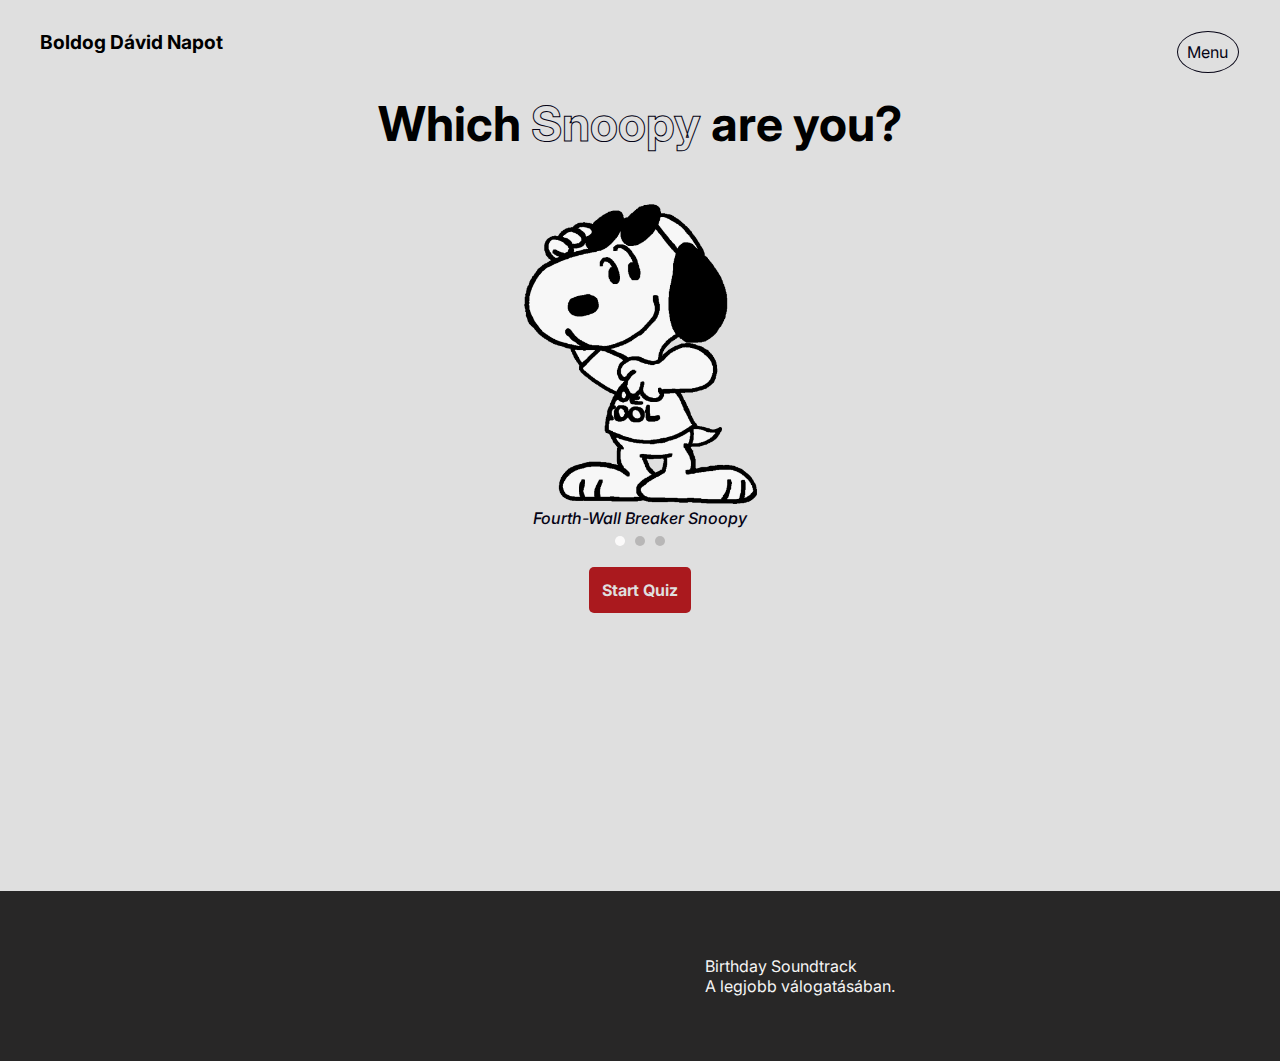
<file: index.html>
<!DOCTYPE html>
<html lang="en">
<head>
    <meta charset="UTF-8">
    <meta name="viewport" content="width=device-width, initial-scale=1.0">
    <title>Snoopy QUIZ</title>
    <link rel="icon" href="img/snoopy_favicon.ico" type="image/x-icon">
    <link rel="stylesheet" href="styles.css">
</head>
<body>
 <div class="content">
    <header class="header">
        <h3 class="logo">Boldog Dávid Napot</h3>
        <ul class="menu">
            <li><a href="index.html">Menu</a></li>
        </ul>
    </header>
    <div class="container">
        <div class="header1">
            <h1>Which <span class="outlined-text">Snoopy</span> are you?</h1>
        </div>
        <div class="carousel">
            <div class="carousel__item"><img src="img/wall-brk snoopy.png" alt="Snoopy looking at u"><br>Fourth-Wall Breaker Snoopy</div>
            <div class="carousel__item"><img src="img/Rocket Snoopy.png" alt="Snoopy on a rocket"><br>Rocket Scientist Snoopy</div>
            <div class="carousel__item"><img src="img/Math Snoopy (1).png" alt="Snoopy typing"><br>Math-Master Snoopy</div>
        </div>
        <div class="btn">
            <a href="quiz.html" class="start-button">Start Quiz</a>
        </div>
    </div>
 </div>
        <footer class="footer">
            <div class="spotify">
                <iframe style="border-radius:12px" src="https://open.spotify.com/embed/track/5gB2IrxOCX2j9bMnHKP38i?utm_source=generator&theme=0" width="100%" height="152" frameBorder="0" allowfullscreen="" allow="autoplay; clipboard-write; encrypted-media; fullscreen; picture-in-picture" loading="lazy"></iframe>
            </div>
            <div class="footer_txt">
                <p>Birthday Soundtrack<br><span>A legjobb válogatásában.</span></p>
            </div>
        </footer>
    <script src="script.js"></script> 
</body>
</html>
</file>
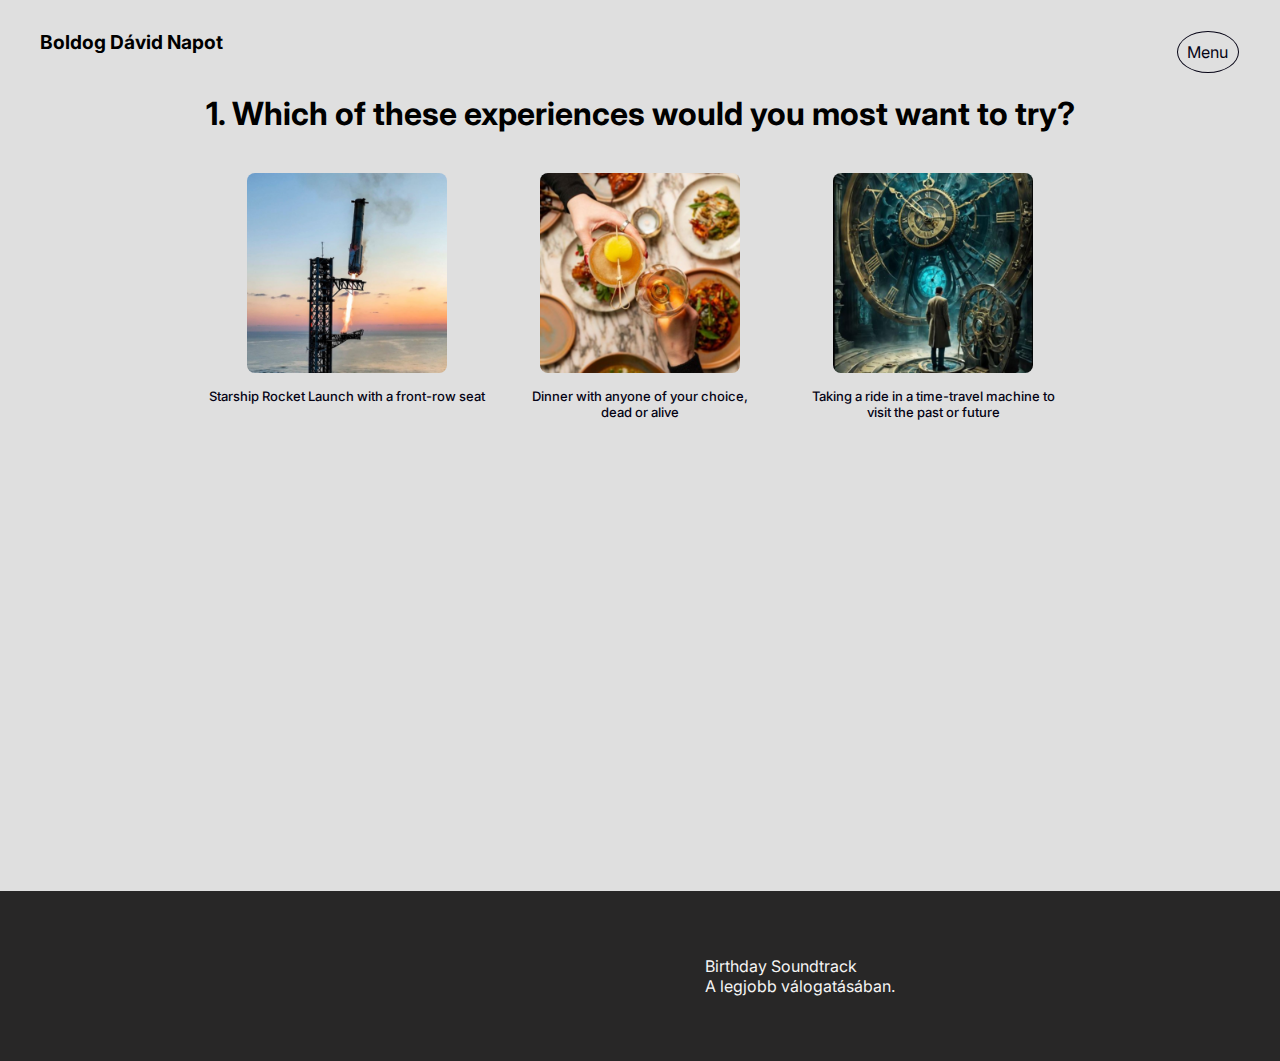
<file: quiz.html>
<!DOCTYPE html>
<html lang="en">
<head>
    <meta charset="UTF-8">
    <meta name="viewport" content="width=device-width, initial-scale=1.0">
    <title>Snoopy QUIZ</title>
    <link rel="icon" href="img/snoopy_favicon.ico" type="image/x-icon">
    <link rel="stylesheet" href="styles.css">
</head>
    <body>
        <div class="content">
            <header class="header">
                <h3 class="logo">Boldog Dávid Napot</h3>
                <ul class="menu">
                    <li><a href="index.html">Menu</a></li>
                </ul>
            </header>
            <main class="quiz-container">
                <div class="question" id="question1">
                    <h3>1. Which of these experiences would you most want to try?</h3>
                    <div class="options-grid">
                        <figure class="option" data-option="1"><img src="img/quiz/starship.png" alt="Starship Rocket"><figcaption>Starship Rocket Launch with a front-row seat</figcaption></figure>
                        <figure class="option" data-option="2"><img src="img/quiz/dinner.png" alt="Dinner table"><figcaption>Dinner with anyone of your choice,<br> dead or alive</figcaption></figure>
                        <figure class="option" data-option="3"><img src="img/quiz/time-travel.png" alt="Time travel"><figcaption>Taking a ride in a time-travel machine to<br>visit the past or future</figcaption></figure>
                    </div>
                </div>
                <div class="question" id="question2" style="display: none;">
                    <h3>2. What’s your ideal pizza topping combination?</h3>
                    <div class="options-grid">
                        <figure class="option" data-option="1"><img src="img/quiz/chicken bacon.png" alt="Chicken and bacon pizza"><figcaption>Chicken and Bacon</figcaption></figure>
                        <figure class="option" data-option="2"><img src="img/quiz/pineapple.png" alt="Pineapple pizza"><figcaption>Pineapple and Ham<br>(ew)</figcaption></figure>
                        <figure class="option" data-option="3"><img src="img/quiz/pepperoni.png" alt="Pepperoni pizza"><figcaption>Classic Pepperoni and Cheese</figcaption></figure>
                    </div>
                </div>
                <div class="question" id="question3" style="display: none;">
                    <h3>3. Which sitcom character are you most like?</h3>
                    <div class="options-grid">
                        <figure class="option" data-option="1"><img src="img/quiz/leslie.png" alt="P&R"><figcaption>Leslie Knope -<br>enthusiastic and goal-driven</figcaption></figure>
                        <figure class="option" data-option="2"><img src="img/quiz/chandler.png" alt="Friends"><figcaption>Chandler Bing -<br>quick with jokes, even in awkward situations</figcaption></figure>
                        <figure class="option" data-option="3"><img src="img/quiz/sheldon.png" alt="TBBT"><figcaption>Sheldon Cooper -<br>logical, with a hint of genius</figcaption></figure>
                    </div>
                </div>
                <div class="question" id="question4" style="display: none;">
                    <h3>4. Which number best describes your love for math?</h3>
                    <div class="options-grid">
                        <figure class="option" data-option="1"><img src="img/quiz/infinite.png" alt="Infinite"><figcaption>I’m infinitely fascinated!</figcaption></figure>
                        <figure class="option" data-option="2"><img src="img/quiz/pi.png" alt="Pi"><figcaption>Deliciously complex and never-ending</figcaption></figure>
                        <figure class="option" data-option="3"><img src="img/quiz/raíz-quadrada.png" alt="Square root"><figcaption>A little irrational but<br>perfectly understandable</figcaption></figure>
                    </div>
                </div>
                <div class="question" id="question5" style="display: none;">
                    <h3>5. If you could only play one game genre for the rest<br>of your life, which would it be?</h3>
                    <div class="options-grid">
                        <figure class="option" data-option="1"><img src="img/quiz/strategy.png" alt="Chess"><figcaption>Strategy -<br> planning and optimization are everything</figcaption></figure>
                        <figure class="option" data-option="2"><img src="img/quiz/simulation.png" alt="Simulation"><figcaption>Simulation -<br> to build, explore, and conquer worlds</figcaption></figure>
                        <figure class="option" data-option="3"><img src="img/quiz/puzzle.png" alt="Puzzle"><figcaption>Puzzle -<br> problem-solving at its best</figcaption></figure>
                    </div>
                </div>
                <div class="question" id="question6" style="display: none;">
                    <h3>6. Pick a famous physics concept that describes your personality best:</h3>
                    <div class="options-grid">
                        <figure class="option" data-option="1"><img src="img/quiz/relativity.png" alt="Universe"><figcaption>Theory of Relativity –<br> I’m flexible with time and perspectives</figcaption></figure>
                        <figure class="option" data-option="2"><img src="img/quiz/entanglement.png" alt="Entangled"><figcaption>Quantum Entanglement –<br> I’m deeply connected to my friends and family</figcaption></figure>
                        <figure class="option" data-option="3"><img src="img/quiz/inertia.png" alt="Pendulum"><figcaption>Newton’s First Law –<br> I stay on track until something big changes my course</figcaption></figure>
                    </div>
                </div>
                <div class="question" id="question7" style="display: none;">
                    <h3>7.If you had the chance to create something<br>revolutionary, what would it be?</h3>
                    <div class="options-grid">
                        <figure class="option" data-option="1"><img src="img/quiz/AI.png" alt="AI"><figcaption>An advanced AI</figcaption></figure>
                        <figure class="option" data-option="2"><img src="img/quiz/game.png" alt="Game"><figcaption>The best game ever</figcaption></figure>
                        <figure class="option" data-option="3"><img src="img/quiz/social-media.png" alt="Social media"><figcaption>A social media platform that changes the world</figcaption></figure>
                    </div>
                </div>  
            </main>
        </div> 
        <footer class="footer">
            <div class="spotify">
                <iframe style="border-radius:12px" src="https://open.spotify.com/embed/track/5gB2IrxOCX2j9bMnHKP38i?utm_source=generator&theme=0" width="100%" height="152" frameBorder="0" allowfullscreen="" allow="autoplay; clipboard-write; encrypted-media; fullscreen; picture-in-picture" loading="lazy"></iframe>
            </div>
            <div class="footer_txt">
                <p>Birthday Soundtrack<br><span>A legjobb válogatásában.</span></p>
            </div>
        </footer>
    <script src="script.js"></script> 
    </body>
</html>
</file>
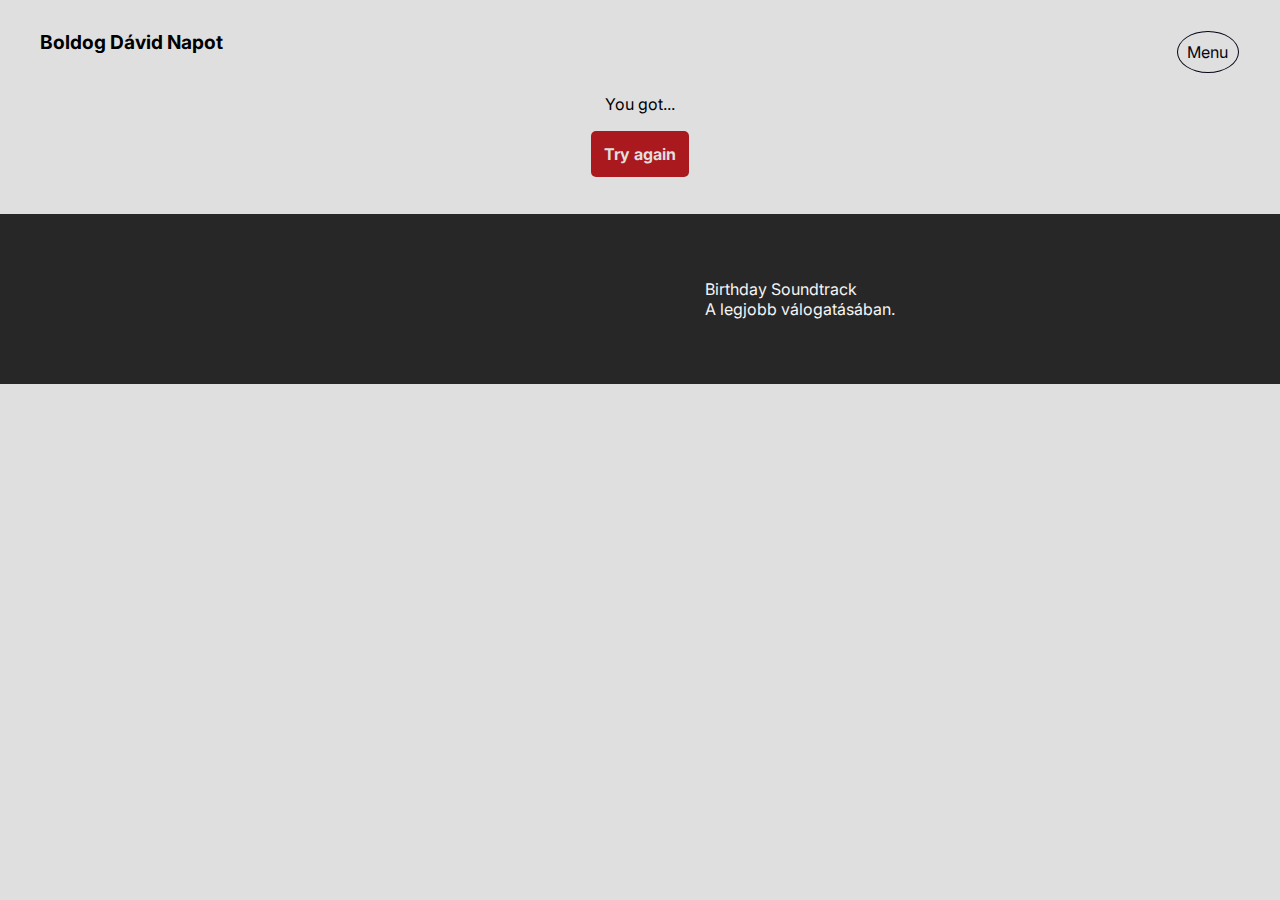
<file: result.html>
<!DOCTYPE html>
<html lang="en">
<head>
    <meta charset="UTF-8">
    <meta name="viewport" content="width=device-width, initial-scale=1.0">
    <title>Quiz Result</title>
    <link rel="icon" href="img/snoopy_favicon.ico" type="image/x-icon">
    <link rel="stylesheet" href="styles.css">
</head>
    <body>
        <div class="content">
            <header class="header">
                <h3 class="logo">Boldog Dávid Napot</h3>
                <ul class="menu">
                    <li><a href="index.html">Menu</a></li>
                </ul>
            </header>
            <main class="result-container">
                <p id="result">You got...</p>
                
                <div class="results" id="result1" style="display: none;">
                    <h3>Rocket Scientist Snoopy!</h3>
                    <img src="img/Rocket Snoopy.png" alt="Rocket Scientist Snoopy">
                    <p class="description">This Snoopy has his head in the stars (and sometimes, his paws on a pizza slice),<br>constantly dreaming of new heights and unexplored galaxies. With an engineer’s mind<br>and an adventurer’s heart, Rocket Scientist Snoopy is always thinking big, just like you. Whether it’s building a rocket<br>out of a doghouse or analyzing every detail for his next space mission,<br>this Snoopy knows there's no such thing as a small dream!</p>
                </div>
                
                <div class="results" id="result2" style="display: none;">
                    <h3>Fourth-Wall Breaker Snoopy!</h3>
                    <img src="img/wall-brk snoopy.png" alt="Fourth-Wall Breaker Snoopy">
                    <p class="description">Just like the characters you love who give you that knowing look<br>straight into the camera, this Snoopy sees the bigger picture. You have a knack for breaking<br>boundaries and looking beyond the surface, catching all the jokes and quirks no one else notices.<br>Fourth-Wall Breaker Snoopy sees through it all—and maybe even knows the quiz was made just for you!</p>
                </div>
                
                <div class="results" id="result3" style="display: none;">
                    <h3>Math-Master Snoopy!</h3>
                    <img src="img/Math Snoopy (1).png" alt="Math-Master Snoopy">
                    <p class="description">Calculations in the doghouse? You bet!<br>This Snoopy has every math puzzle solved before you can say 'Pythagorean theorem.'<br>Just like you, Math-Master Snoopy loves the thrill of cracking a complex problem.<br>Whether he’s calculating the perfect pizza slice angle or daydreaming about the mysteries of the universe, he sees the world as one big equation.<br>And we both know he never settles for rounding errors!</p>
                </div>
                <div class="btn">
                    <a href="quiz.html" class="start-button">Try again</a>
                </div>
            </main>
        
            <script>
                // Get the result index from the query parameter
                const params = new URLSearchParams(window.location.search);
                const resultIndex = params.get('result');
                
                // Show the correct result based on the resultIndex
                if (resultIndex) {
                    document.getElementById('result' + resultIndex).style.display = 'block';
                }
            </script>
        <footer class="footer">
            <div class="spotify">
                <iframe style="border-radius:12px" src="https://open.spotify.com/embed/track/5gB2IrxOCX2j9bMnHKP38i?utm_source=generator&theme=0" width="100%" height="152" frameBorder="0" allowfullscreen="" allow="autoplay; clipboard-write; encrypted-media; fullscreen; picture-in-picture" loading="lazy"></iframe>
            </div>
            <div class="footer_txt">
                <p>Birthday Soundtrack<br><span>A legjobb válogatásában.</span></p>
            </div>
        </footer>
    <script src="script.js"></script> 
    </body>
</html>
</file>
<file: styles.css>
@import url('https://fonts.googleapis.com/css2?family=Inter:ital,opsz,wght@0,14..32,100..900;1,14..32,100..900&display=swap');

* {
    border: 0;
    margin: 0;
    padding: 0;
    box-sizing: border-box;
}

:root {
    /* Color Variables */
    --background: #dfdfdf;
    --black: #050315;
    --primary-color: #aa191e;

    /* Font Variables */
    font-family: 'Inter', sans-serif;
  --font-regular: 400;
  --font-medium: 500;
  --font-bold: 700;
}

body {
    background-color: var(--background);
    width: 100%;
    overflow-x: hidden;
    height: 100%;               
    display: flex;
    flex-direction: column;
}

.content {
    min-height: 99vh;
    
}

.header {
    display: flex;
    justify-content: space-between; 
    align-items: center;            
    padding: 10px 20px;      
    margin: 20px;
    margin-bottom: 0;
    padding-bottom: 0;
}

.logo {
    font-size: 1.2em;
    font-weight: var(--font-bold);
}

.menu {
    list-style: none;               
    margin: 0;
    padding: 0;
}

.menu li {
    display: inline;              
}

.menu a {
    text-decoration: none;         
    padding: 8px 12px;              
    color: var(--black);   
    position: relative;                 
}

/* Create the circle */
.menu a::before {
    content: "";                           
    position: absolute;
    top: 50%;
    left: 50%;
    transform: translate(-50%, -50%); 
    width: 60px;                            
    height: 40px;                           
    border: 1px solid #050315;                 
    border-radius: 90%;                     
    z-index: -1; /* Puts it behind the text */
}

.menu a:hover {
    color: var(--primary-color);                 
}

.footer {
    width: 100%;
    height: auto;
    background-color: #282727;
    display: flex;          
    align-items: center;      
    justify-content: center;  
    gap: 20px;                
    color: whitesmoke;   
    position: relative;
    bottom: 0;
    padding: 5px;
}

.spotify {
    margin-top: 4px;
}

.container, .result-container {
    display: grid;
    place-items: center;
    padding: 50px;
    padding-top: 20px;
    justify-content: center;
    align-items: center;
    padding-bottom: 0;
}

h1 {
    font-weight: var(--font-bold);
    font-size: 3rem;
    text-align: center;
    padding-bottom: 15px;
}

.outlined-text {
    color: var(--background);
    -webkit-text-stroke: 1px var(--black);  
}

.btn {
    margin: 10px;
    padding-top: 20px;
}

.start-button {
    width: 100%;
    height: 50px;
    background-color: var(--primary-color);
    color: var(--background);
    font-weight: var(--font-bold);
    font-size: medium;
    padding: 0.8rem;
    border-radius: 5px;
    text-decoration: none;
}

.start-button:hover {   
    cursor: pointer;
    box-shadow: rgba(20, 20, 20, 0.3) 0px 0px 0px 3px;
}

.start-button:active {
    background-color: rgb(20, 20, 20);
}

img {
    height: 300px;
    padding-top: 0;
}

.header1 {
    padding-bottom: 0;
}

.carousel {
    position: relative;
    padding-bottom: 2px;
}
      
.carousel__item {
    height: 100%;
    padding: 1em;
    font-weight: var(--font-medium);
    font-style: italic;
    font-size: 1em;
    text-align: center;
    color: var(--black);
    padding-bottom: 20px;
    display: none;
}
      
.carousel__item--selected {
display: block;
}

.carousel__nav {
width: 100%;
position: absolute;
bottom: 0;
left: 0;
text-align: center;
}

.carousel__button {
width: 10px;
height: 10px;
display: inline-block;
background: rgba(29, 27, 27, 0.2);
border-radius: 50%;
margin: 0 5px;
cursor: pointer;
}

.carousel__button--selected {
background: rgba(255, 254, 254, 0.873);
}

/* Quiz content */
.quiz-container {
    display: grid;
    place-items: center;
    padding: 50px;
    padding-top: 20px;
    justify-content: center;
    align-items: center;                     
}

.question {
    align-items: center;
}
.header1, h3 {
    font-weight: var(--font-bold);
    font-size: 2rem;
    text-align: center;
    padding-bottom: 20px;
}

.options-grid {
    display: grid;
    grid-template-columns: repeat(3, 1fr);
    gap: 10px; 
    margin-top: 20px;
}

.option {
    display: flex;
    flex-direction: column;
    align-items: center;
    text-align: center;
}

.option img {
    width: 200px;
    height: 200px;
    border-radius: 8px; 
    transition: transform 0.2s ease-in-out;
}

.option img:hover {
    transform: scale(1.05); 
    cursor: pointer;
}

.option img:active {
    box-shadow: rgba(20, 20, 20, 0.3) 0px 0px 0px 3px;
}

figcaption {
    margin-top: 15px;
    font-size: small;
    font-weight: var(--font-medium);
    color: var(--black); 
}

/* Results page */
.results {
    text-align: center;
}

.results > img {
    display: block;
    margin-left: auto;
    margin-right: auto;
}

.description {
    padding: 20px;
    font-weight: var(--font-medium);
    font-size: medium;
}

.btn {
    padding-bottom: 40px;
}

/* Responsive Adjustments */
@media (max-width: 768px) {

    figcaption {
        margin-top: 5px;
    }

    .menu li {
        display: block; 
        margin-bottom: 10px;
    }

    .menu a::before {
        width: 60px; 
        height: 40px;
    }

    h1 {
        font-size: 2rem;
        padding: 10px;
    }

    h3, .header1 {
        font-size: 1.5rem;
    }

    .start-button {
        font-size: 0.9rem;
        height: 40px;
    }

    .options-grid {
        grid-template-columns: 1fr; /* Display one column on mobile */
        gap: 10px;
    }

    .option img {
        width: 60%; 
        height: auto;
    }

    
    .carousel__button {
        width: 8px;
        height: 8px;
    }
    .footer {
        flex-direction: column;
        text-align: center;
    }

    .footer_txt {
        margin-bottom: 20px;
    }
    
    .spotify {
        padding-bottom: 0;
        margin-bottom: 0;
    }
}

@media (max-width: 480px) {
    /* Further adjustments for mobile screens */
    .logo {
        font-size: 1em;
    }

    .header {
        flex-direction: column;
        padding: 10px;
        text-align: center;
    }

    h1 {
        font-size: 1.5rem;
    }

    h3, .header1 {
        font-size: 1.2rem;
    }

    
    .container, .quiz-container, .result-container {
        padding: 20px;
    }


    .footer {
        flex-direction: column;
        text-align: center;
    }

    .footer_txt {
        margin-bottom: 10px;
    }
}
</file>
